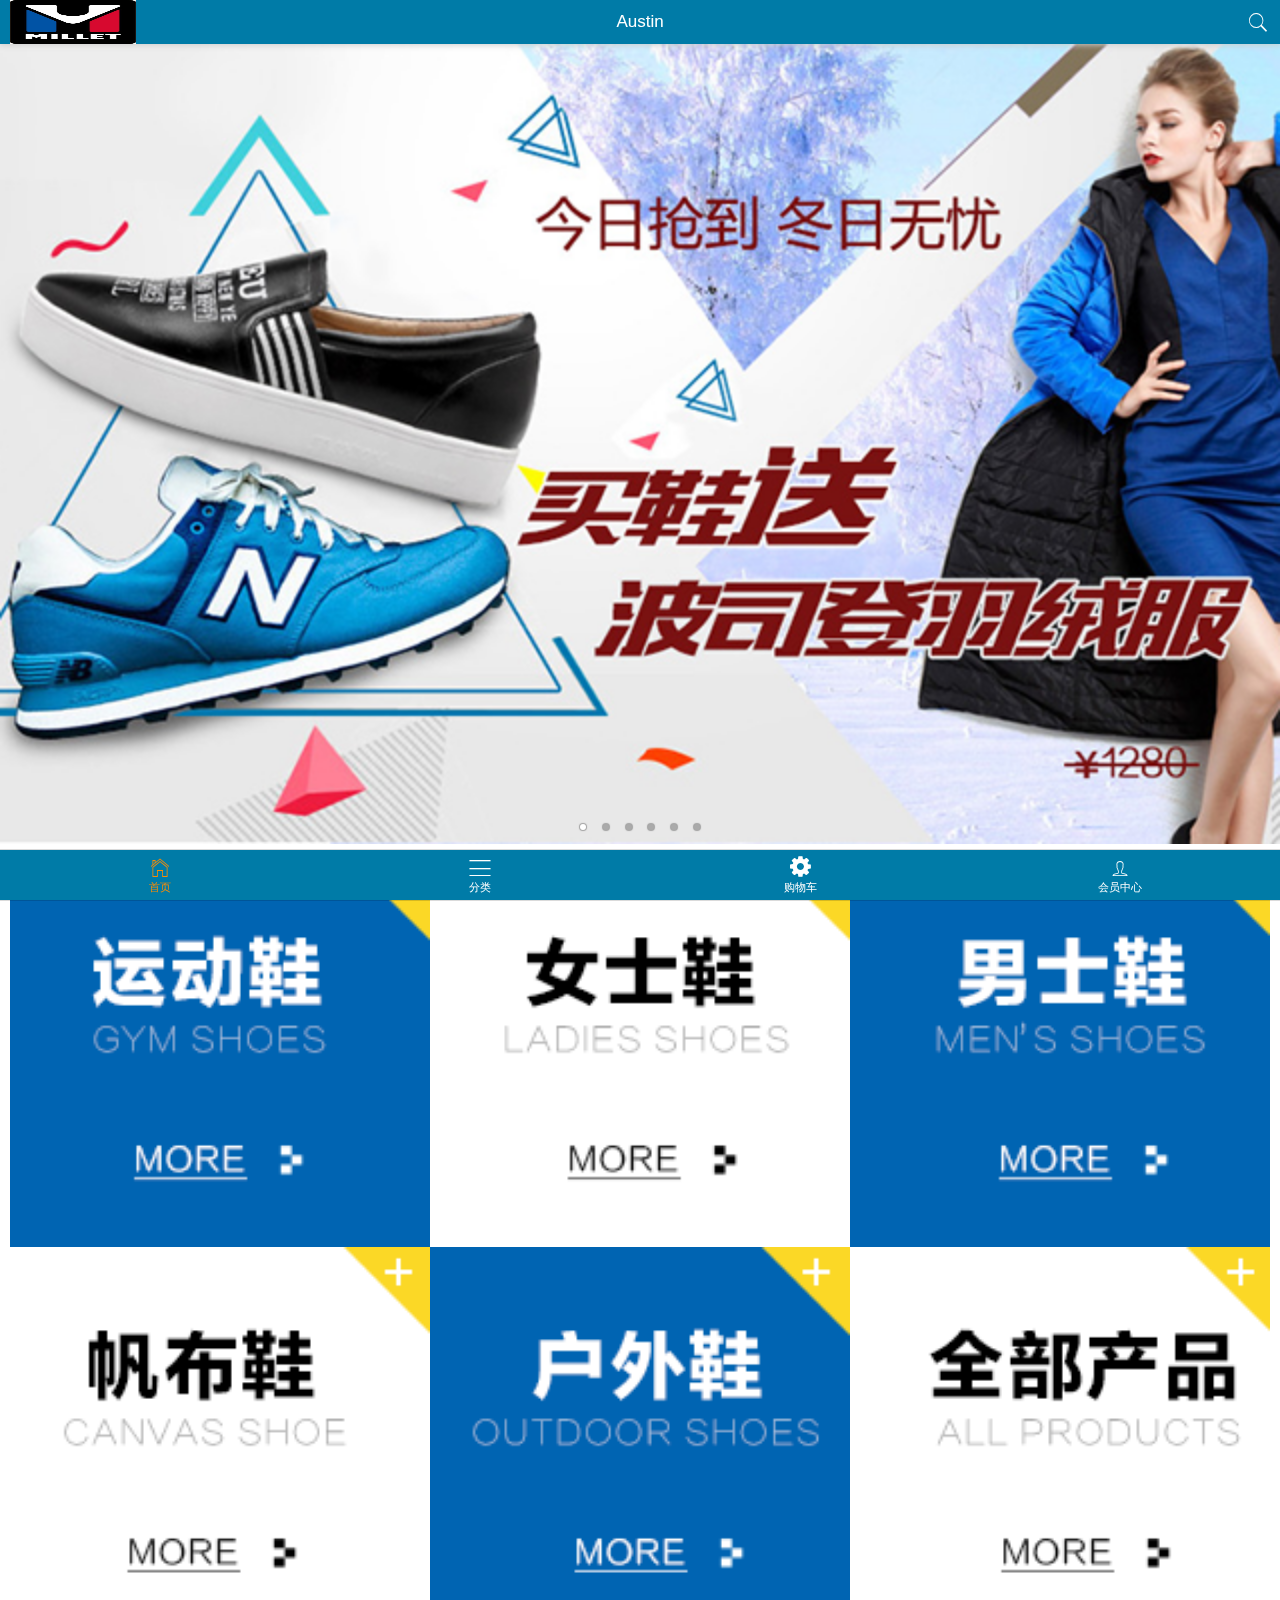
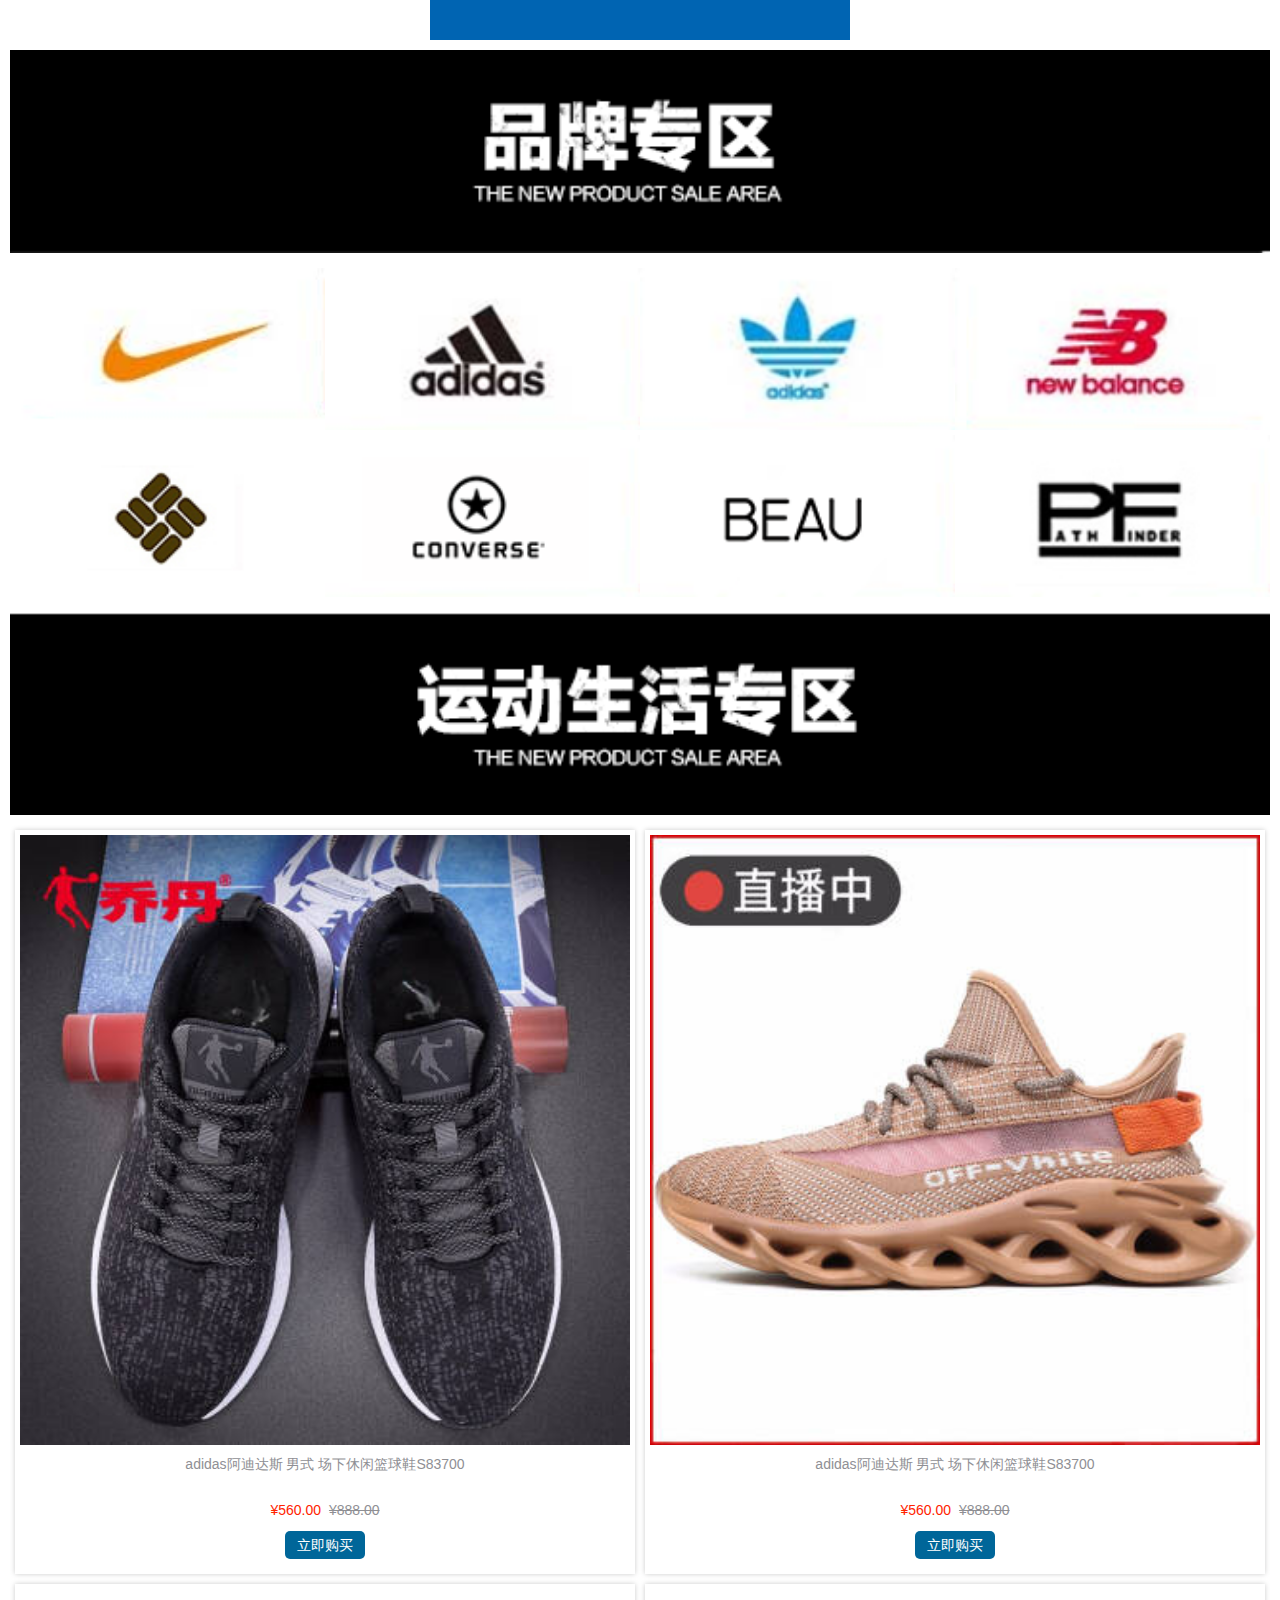
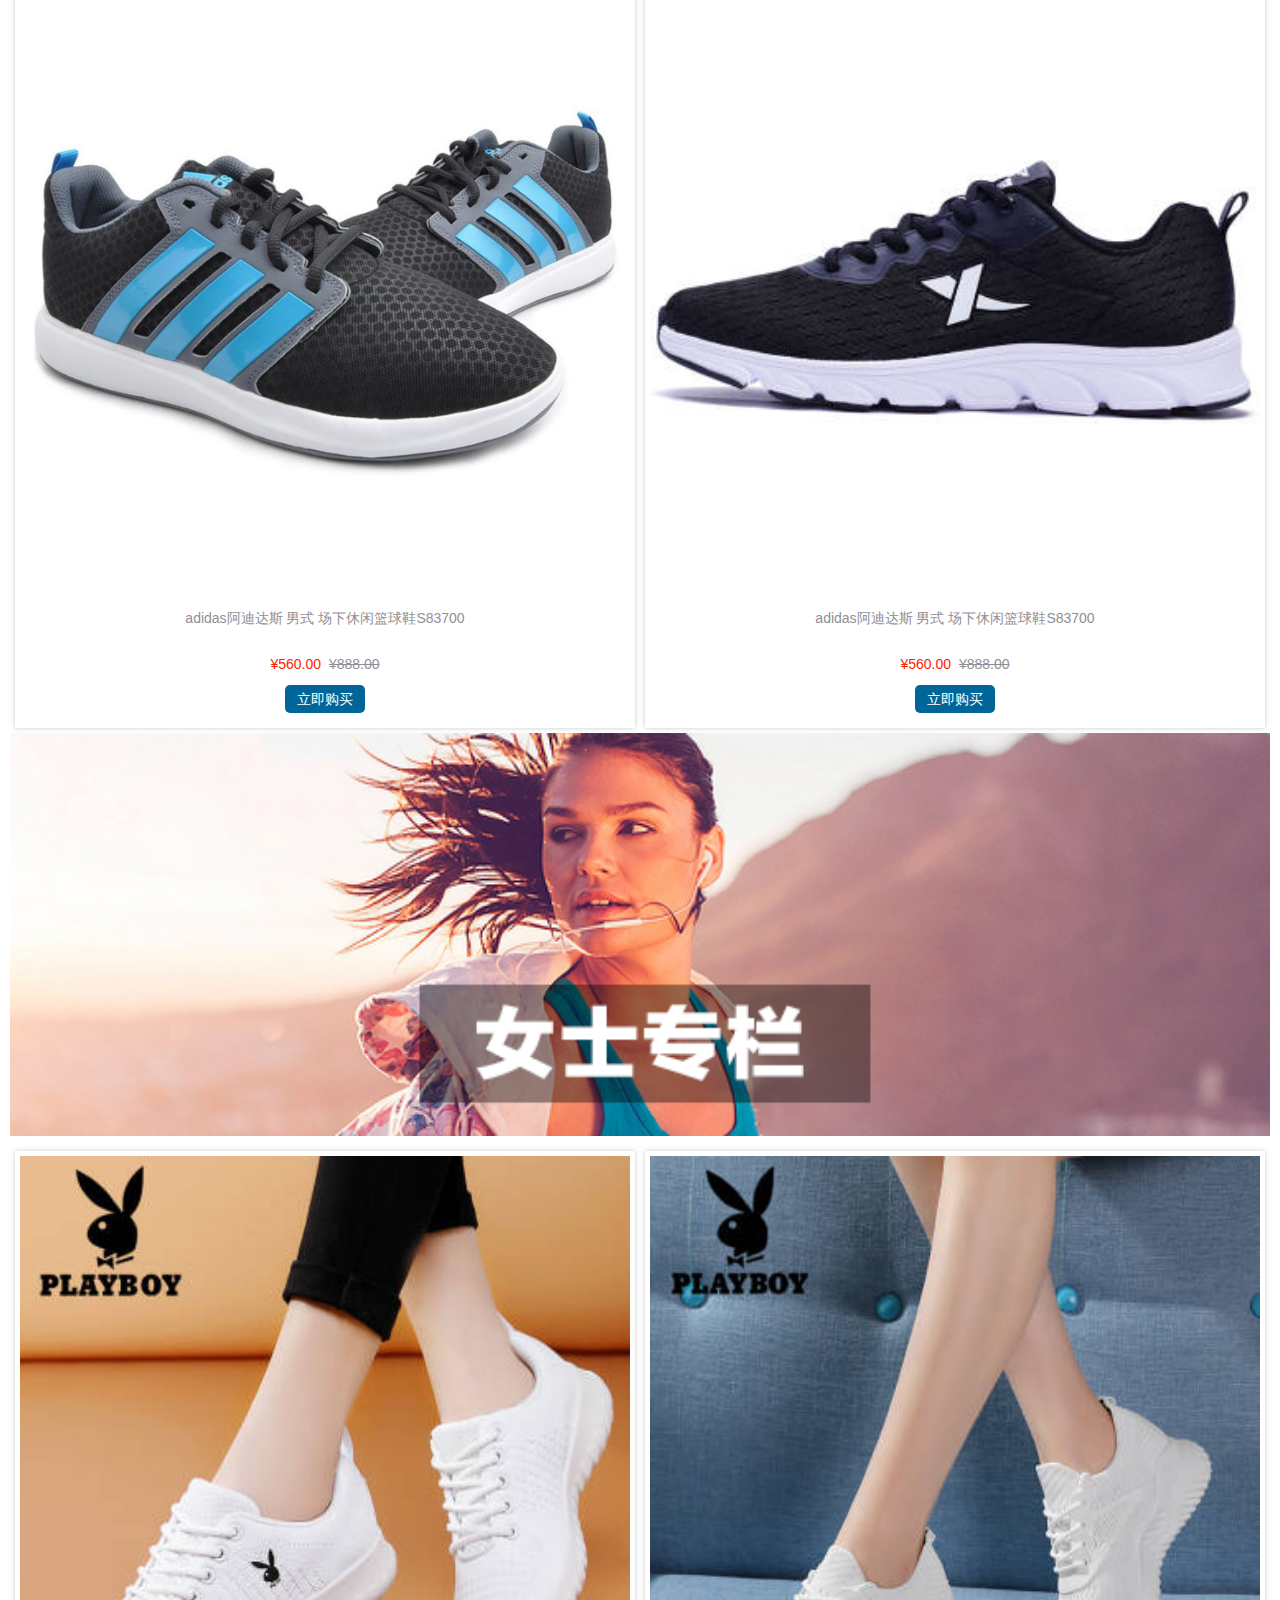
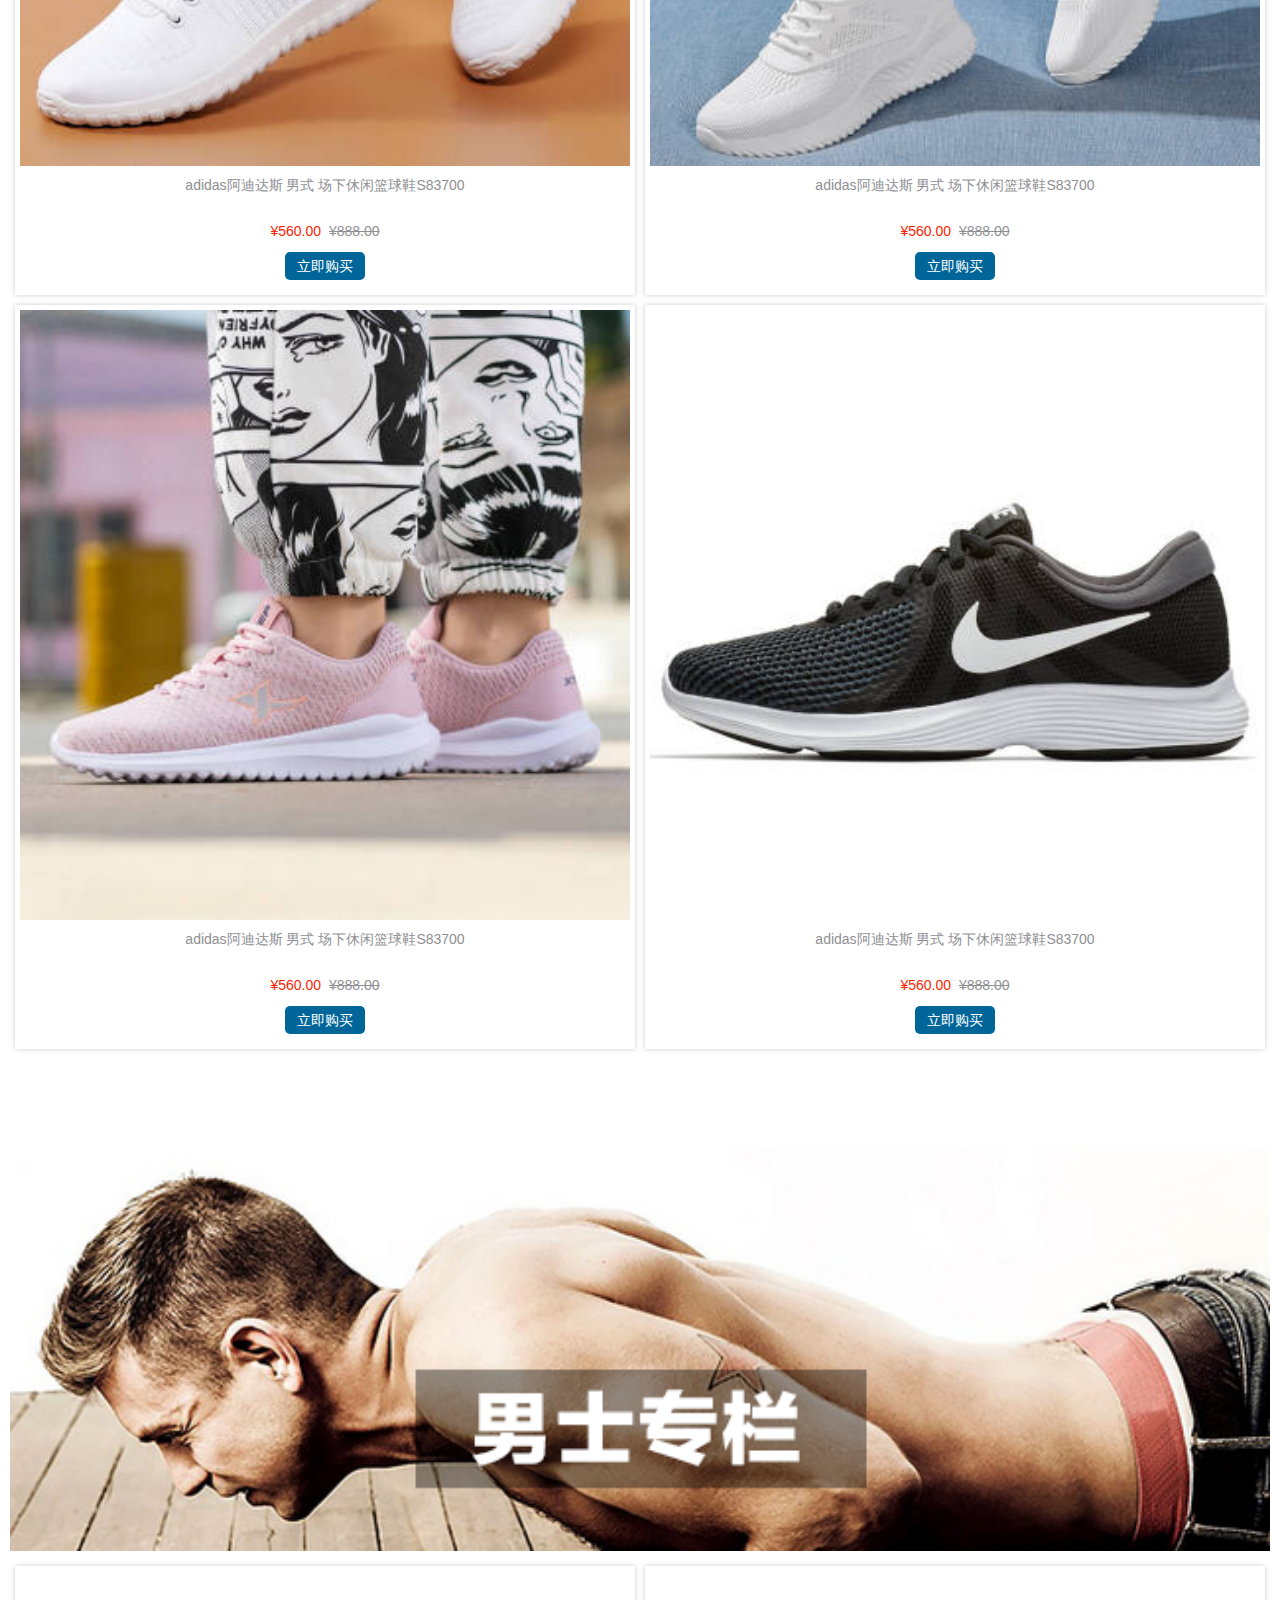
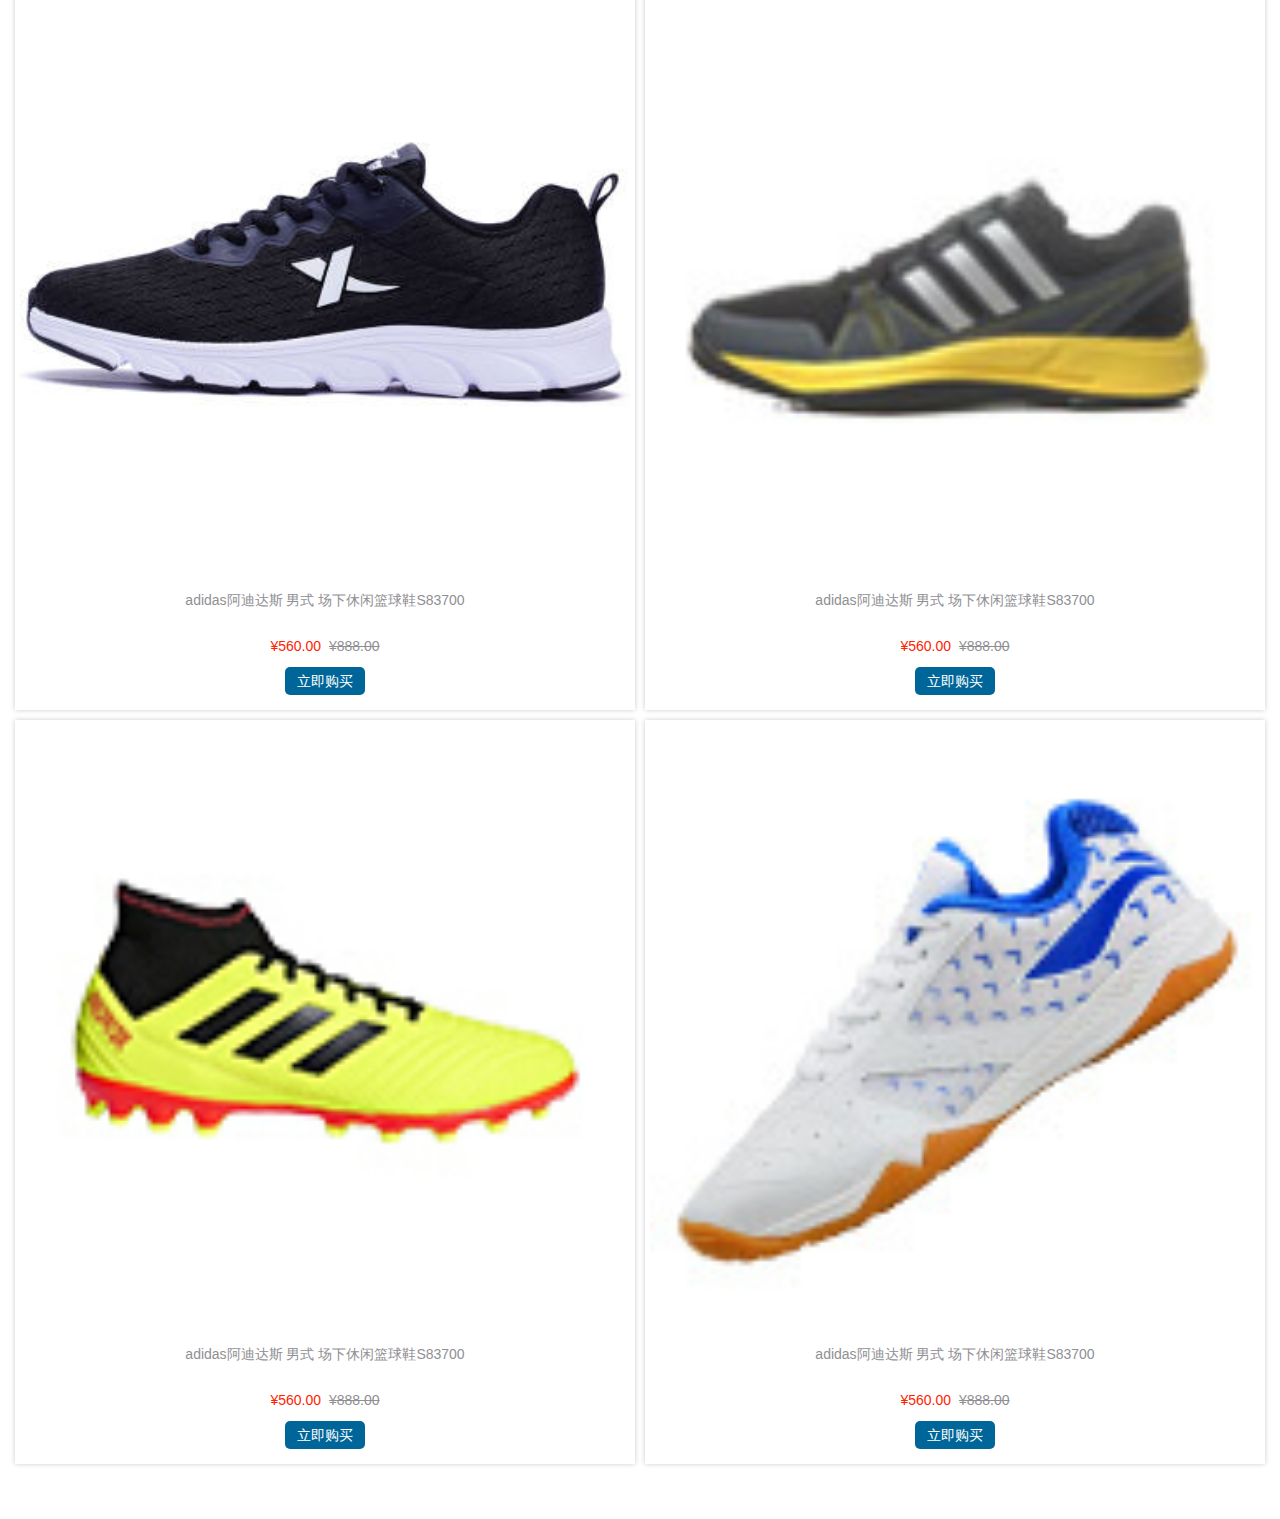
<file: index.html>
<!DOCTYPE html>
<html lang="en">
<head>
	<meta charset="utf-8">
	<meta name="viewport" content="width=device-width, initial-scale=1, user-scalable=no">
	<meta http-equiv="X-UA-Compatible" content="IE=edge">
	<title>legou</title>
	<link rel="shortcut icon" href="images/logo.ico">
	<link rel="stylesheet" href="./assets/mui/css/mui.min.css">
	<link rel="stylesheet" href="./assets/fontAwesome/css/font-awesome.min.css">
	<link rel="stylesheet" href="./css/base.css">
	<script src="assets/mui/js/mui.min.js"></script>
	<script src="assets/zepto/zepto.min.js"></script>
	<script src="js/public.js"></script>
</head>
<body>
    <!--头部header-->
	<header class="mui-bar mui-bar-nav my-header">
		<span>
			<a href="index.html"><img src="./images/logo11111.jpg" alt=""></a>
		</span>
		<h1 class="mui-title">
			Austin
		</h1>
		<a href="search.html" class="mui-icon mui-icon-search mui-pull-right"></a>
	</header>
    <!--底部导航footer-->
    <nav class="mui-bar mui-bar-tab footer my-footer">
	   <a class="mui-tab-item mui-active" href="index.html">
		   <span class="mui-icon mui-icon-home"></span>
		   <span class="mui-tab-label">首页</span>
	   </a>
	   <a class="mui-tab-item" href="category.html">
		   <span class="mui-icon mui-icon-bars"></span>
		   <span class="mui-tab-label">分类</span>
	   </a>
	   <a class="mui-tab-item" href="cart.html">
		   <span class="mui-icon fa fa-cog fa-spin"></span>
		   <span class="mui-tab-label">购物车</span>
	   </a>
	   <a class="mui-tab-item" href="user.html">
		   <span class="mui-icon mui-icon-person"></span>
		   <span class="mui-tab-label">会员中心</span>
	   </a>
   </nav>
    <!--中间内容 container-->
    <div class="mui-content mui-clearfix">
		<!--轮播图-->
        <div class="mui-slider">
            <div class="mui-slider-group mui-slider-loop" >
				<div class="mui-slider-item mui-slider-item-duplicate">
					<a href="#">
						<img src="./images/banner6.png">
					</a>
				</div>

                <div class="mui-slider-item">
					<a href="#">
						<img src="./images/banner1.png" />
					</a>
				</div>

				<div class="mui-slider-item ">
					<a href="#">
						<img src="./images/banner2.png" />
					</a>
				</div>

				<div class="mui-slider-item">
					<a href="#">
						<img src="./images/banner3.png" />
					</a>
				</div>

				<div class="mui-slider-item">
					<a href="#">
						<img src="./images/banner4.png" />
					</a>
				</div>

				<div class="mui-slider-item">
					<a href="#">
						<img src="./images/banner5.png" />
					</a>
				</div>

				<div class="mui-slider-item">
					<a href="#">
						<img src="./images/banner6.png" />
					</a>
				</div>

				<div class="mui-slider-item mui-slider-item-duplicate">
					<a href="#">
						<img src="./images/banner1.png">
					</a>
				</div>
            </div>
			<div class="mui-slider-indicator">
				<div class="mui-indicator mui-active"></div>
				<div class="mui-indicator"></div>
				<div class="mui-indicator"></div>
				<div class="mui-indicator"></div>
				<div class="mui-indicator"></div>
				<div class="mui-indicator"></div>
			</div>
        </div>
		<!--导航链接-->
		<div class="nav-links">
			<a href="">
				<img src="./images/nav1.png" alt="">
			</a>
			<a href="">
				<img src="./images/nav2.png" alt="">
			</a>
			<a href="">
				<img src="./images/nav3.png" alt="">
			</a>
			<a href="">
				<img src="./images/nav4.png" alt="">
			</a>
			<a href="">
				<img src="./images/nav5.png" alt="">
			</a>
			<a href="">
				<img src="./images/nav6.png" alt="">
			</a>

		</div>
		<!--品牌专区-->
		<div class="brand">
			<img src="./images/title0.png" alt="" class="title">
			<ul>
				<li>
					<a href="">
						<img src="./images/brand1.png" alt="">
					</a>
				</li>
				<li>
					<a href="">
						<img src="./images/brand2.png" alt="">
					</a>
				</li>
				<li>
					<a href="">
						<img src="./images/brand3.png" alt="">
					</a>
				</li>
				<li>
					<a href="">
						<img src="./images/brand4.png" alt="">
					</a>
				</li>
				<li>
					<a href="">
						<img src="./images/brand5.png" alt="">
					</a>
				</li>
				<li>
					<a href="">
						<img src="./images/brand6.png" alt="">
					</a>
				</li>
				<li>
					<a href="">
						<img src="./images/brand7.png" alt="">
					</a>
				</li>
				<li>
					<a href="">
						<img src="./images/brand8.png" alt="">
					</a>
				</li>
			</ul>
		</div>
		<!--运动生活专区-->
		<div class="product">
			<img src="./images/title1.png" alt="" class="title">
			<ul>
				<li>
					<a href="">
						<img src="./images/sp1.jpg" alt="">
						<span class="name">
							adidas阿迪达斯 男式 场下休闲篮球鞋S83700
						</span>
						<p>
							<span>¥560.00</span>
							<span>¥888.00</span>
						</p>
						<button class="buy-now">立即购买</button>
					</a>
				</li>
				<li>
					<a href="">
						<img src="./images/sp2.jpg" alt="">
						<span class="name">
							adidas阿迪达斯 男式 场下休闲篮球鞋S83700
						</span>
						<p>
							<span>¥560.00</span>
							<span>¥888.00</span>
						</p>
						<button class="buy-now">立即购买</button>
					</a>
				</li>
				<li>
					<a href="">
						<img src="./images/product.jpg" alt="">
						<span class="name">
							adidas阿迪达斯 男式 场下休闲篮球鞋S83700
						</span>
						<p>
							<span>¥560.00</span>
							<span>¥888.00</span>
						</p>
						<button class="buy-now">立即购买</button>
					</a>
				</li>
				<li>
					<a href="">
						<img src="./images/sp3.jpg" alt="">
						<span class="name">
							adidas阿迪达斯 男式 场下休闲篮球鞋S83700
						</span>
						<p>
							<span>¥560.00</span>
							<span>¥888.00</span>
						</p>
						<button class="buy-now">立即购买</button>
					</a>
				</li>
			</ul>
		</div>
		<!--女士专栏-->
		<div class="product">
			<img src="./images/title2.png" alt="" class="title">
			<ul>
				<li>
					<a href="">
						<img src="./images/n1.jpg" alt="">
						<span class="name">
							adidas阿迪达斯 男式 场下休闲篮球鞋S83700
						</span>
						<p>
							<span>¥560.00</span>
							<span>¥888.00</span>
						</p>
						<button class="buy-now">立即购买</button>
					</a>
				</li>
				<li>
					<a href="">
						<img src="./images/n2.jpg" alt="">
						<span class="name">
							adidas阿迪达斯 男式 场下休闲篮球鞋S83700
						</span>
						<p>
							<span>¥560.00</span>
							<span>¥888.00</span>
						</p>
						<button class="buy-now">立即购买</button>
					</a>
				</li>
				<li>
					<a href="">
						<img src="./images/n3.jpg" alt="">
						<span class="name">
							adidas阿迪达斯 男式 场下休闲篮球鞋S83700
						</span>
						<p>
							<span>¥560.00</span>
							<span>¥888.00</span>
						</p>
						<button class="buy-now">立即购买</button>
					</a>
				</li>
				<li>
					<a href="">
						<img src="./images/n4.jpg" alt="">
						<span class="name">
							adidas阿迪达斯 男式 场下休闲篮球鞋S83700
						</span>
						<p>
							<span>¥560.00</span>
							<span>¥888.00</span>
						</p>
						<button class="buy-now">立即购买</button>
					</a>
				</li>
			</ul>
		</div>
		<!--男士专栏-->
		<div class="product">
			<img src="./images/title3.png" alt="" class="title">
			<ul>
				<li>
					<a href="">
						<img src="./images/sp3.jpg" alt="">
						<span class="name">
							adidas阿迪达斯 男式 场下休闲篮球鞋S83700
						</span>
						<p>
							<span>¥560.00</span>
							<span>¥888.00</span>
						</p>
						<button class="buy-now">立即购买</button>
					</a>
				</li>
				<li>
					<a href="">
						<img src="./images/sp4.jpg" alt="">
						<span class="name">
							adidas阿迪达斯 男式 场下休闲篮球鞋S83700
						</span>
						<p>
							<span>¥560.00</span>
							<span>¥888.00</span>
						</p>
						<button class="buy-now">立即购买</button>
					</a>
				</li>
				<li>
					<a href="">
						<img src="./images/sp5.jpg" alt="">
						<span class="name">
							adidas阿迪达斯 男式 场下休闲篮球鞋S83700
						</span>
						<p>
							<span>¥560.00</span>
							<span>¥888.00</span>
						</p>
						<button class="buy-now">立即购买</button>
					</a>
				</li>
				<li>
					<a href="">
						<img src="./images/sp6.jpg" alt="">
						<span class="name">
							adidas阿迪达斯 男式 场下休闲篮球鞋S83700
						</span>
						<p>
							<span>¥560.00</span>
							<span>¥888.00</span>
						</p>
						<button class="buy-now">立即购买</button>
					</a>
				</li>
			</ul>
		</div>
    </div>
   <script>
	   mui.init({
		   swipeBack:false //启用右滑关闭功能【一旦取值为false，左右触控滑动将会失效！】
	   });
	   //获得slider插件对象
	   var gallery = mui('.mui-slider');
	   gallery.slider({
		   interval:500//自动轮播周期，若为0则不自动播放，默认为0；
	   });
   </script>
</body>
</html>
</file>
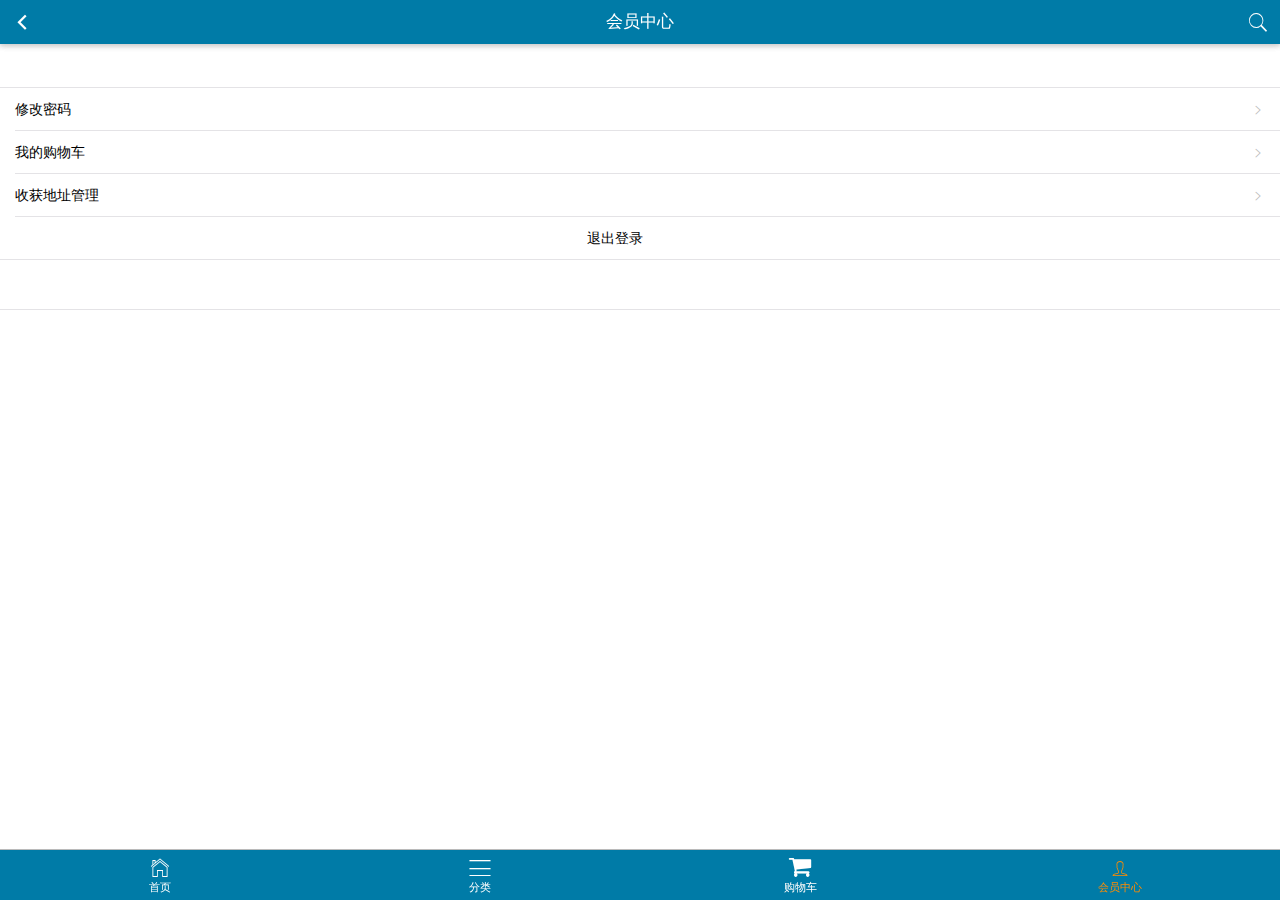
<file: user.html>
<!DOCTYPE html>
<html lang="en">
<head>
    <meta charset="utf-8">
    <meta name="viewport" content="width=device-width, initial-scale=1, minimum-scale=1, maximum-scale=1, user-scalable=no">
    <meta http-equiv="X-UA-Compatible" content="IE=edge">
    <title>会员中心</title>
    <link rel="stylesheet" href="./assets/mui/css/mui.min.css">
    <link rel="stylesheet" href="./assets/fontAwesome/css/font-awesome.min.css">
    <link rel="stylesheet" href="./css/base.css">
    <link rel="stylesheet" href="css/user.css">
    <script src="assets/mui/js/mui.min.js"></script>
    <script src="assets/zepto/zepto.min.js"></script>
    <script src="assets/artTemplate/template-native.js"></script>
    <script src="js/user.js"></script>
</head>
<body>
    <!--头部header-->
    <header class="mui-bar mui-bar-nav my-header">
        <a class="mui-action-back mui-icon mui-icon-left-nav mui-pull-left"></a>
        <h1 class="mui-title">会员中心</h1>
        <a href="" class="mui-icon mui-icon-search mui-pull-right"></a>
    </header>
    <!--底部导航footer-->
    <nav class="mui-bar mui-bar-tab footer my-footer">
        <a class="mui-tab-item" href="index.html">
            <span class="mui-icon mui-icon-home"></span>
            <span class="mui-tab-label">首页</span>
        </a>
        <a class="mui-tab-item" href="category.html">
            <span class="mui-icon mui-icon-bars"></span>
            <span class="mui-tab-label">分类</span>
        </a>
        <a class="mui-tab-item" href="cart.html">
            <span class="mui-icon fa fa-shopping-cart"></span>
            <span class="mui-tab-label">购物车</span>
        </a>
        <a class="mui-tab-item mui-active" href="user.html">
            <span class="mui-icon mui-icon-person"></span>
            <span class="mui-tab-label">会员中心</span>
        </a>
    </nav>
    <!--中间内容 container-->
    <div class="mui-content">
        <ul class="mui-table-view mui-table-view-chevron" id="userInfoBox">
    <!--        <li class="mui-table-view-cell mui-media">-->
    <!--            <a href="javascript:;">-->
    <!--                <img class="mui-media-object mui-pull-left" src="./images/user.jpg">-->
    <!--                <div class="mui-media-body">-->
    <!--                    18888888888-->
    <!--                    <p class='mui-ellipsis'>账号：101</p>-->
    <!--                </div>-->
    <!--            </a>-->
    <!--        </li>-->
            <li class="mui-table-view-cell">
                <a href="modify.html" class="mui-navigate-right">修改密码</a>
            </li>
            <li class="mui-table-view-cell">
                <a href="cart.html" class="mui-navigate-right">我的购物车</a>
            </li>
            <li class="mui-table-view-cell">
                <a href="address.html" class="mui-navigate-right">收获地址管理</a>
            </li>
            <li class="mui-table-view-cell">
                <a href="index.html" class="mui-text-center" id="logout">退出登录</a>
            </li>
        </ul>
    </div>
    <script type="text/template" id="userTpl">
        <li class="mui-table-view-cell mui-media">
            <a href="javascript:;">
                <img class="mui-media-object mui-pull-left" src="./images/user.jpg">
                <div class="mui-media-body">
                    <%=mobile %>
                    <p class='mui-ellipsis'>账号：<%= username %></p>
                </div>
            </a>
        </li>
    </script>
</body>
</html>
</file>
<file: css/base.css>
/*body及mui-content的背景，注意：单独只设置body的背景色是不行的*/
/*因为mui-content也有默认的样式背景色，它会覆盖body的背景色*/
/*从而导致body背景色不生效。*/
body,.mui-content{
    background-color:#fff;
}
*, *:before, *:after{
    box-sizing: border-box;
}
ul{
    list-style: none;
    margin: 0;
    padding: 0;
}



/*覆盖mui样式的头部样式*/
.my-header{
    background-color:#007BA7;
}
.my-header h1{
    color: #fff;
}
.my-header .mui-icon-search{
    color: #fff;
}
header span img {
    width: 10%;
    height: 44px;
    float: left;
}



/*覆盖mui样式的底部样式*/
.my-footer{
    background-color: #007BA7;
}
.my-footer .mui-tab-item{
    color: #fff;
}
.my-footer .mui-tab-item.mui-active{
    color: #ff8c00;
}


/*导航链接样式*/
.nav-links{
    padding: 10px;
    overflow: hidden;  /*清除a元素浮动带来的影响。a元素浮动会导致它的父元素的高度无法张开，
                        （其他用到需要清除浮动的地方也是这个原理）
                         另外，这里也可以使用mui提供的样式类来加到父元素上使之清除浮动带来的影响，
                         <div class="nav-links mui-clearfix"></div>
                         从而使父元素被撑开,两种方法都可以*/
}
.nav-links a{
    float: left;
    width: 33.333%;
}
.nav-links a img{
    width: 100%;
    /*!*vertical-align: top;*!   方法一：消除上下两行之间的间距*/
    display: block;              /*方法二：消除上下两行之间的间距*/
}


/*品牌专区样式*/
.brand{
    padding: 0 10px;
}
.brand .title{
    width: 100%;
}
.brand ul{
    padding: 10px 0;
    overflow: hidden;
}
.brand ul li{
    float: left;
    width: 25%;
}
.brand ul li a {
    display: block;

}
.brand ul li a img{
    width: 100%;
}


/*运动生活专区*/
.product{
    margin: 0 10px;
}
.product .title{
    width: 100%;
}
.product ul{
padding:5px 0;
}
.product ul li{
    width: 50%;
    float: left;
    padding: 5px;
}
.product ul li a{
    display: block;
    box-shadow: 0 0 5px #ccc;
    padding: 5px;
}
.product ul li a img{
    width: 100%;
}
.product ul li .name{
    display: block;
    color: #8f8f94;
    font-size: 14px;
    text-align: center;
    height: 44px;
    line-height: 18px;
    padding: 5px;
    overflow: hidden;
}
.product ul li p{
    text-align: center;
    padding-top: 6px;
}
.product ul li p span:first-child {
    color: #f20;
    margin-right: 2px;
}
.product ul li p span:last-child{
    text-decoration: line-through;
    margin-left: 2px;
}
.product ul li .buy-now {
    display: block;
    line-height: 16px;
    text-align: center;
    background-color: #006699;
    color: #fff;
    font-size: 14px;
    border-radius: 5px;
    margin: 0 auto;
    margin-bottom: 10px;
    border: none;
}
/*女士专栏*/

/*男士专栏*/
</file>
<file: css/user.css>
.my-header a.mui-action-back{
    color: #fff;
}
.mui-content ul li{
    font-size: 14px;
}
.mui-content>.mui-table-view:first-child {
    margin-top: 0px;
}
</file>
